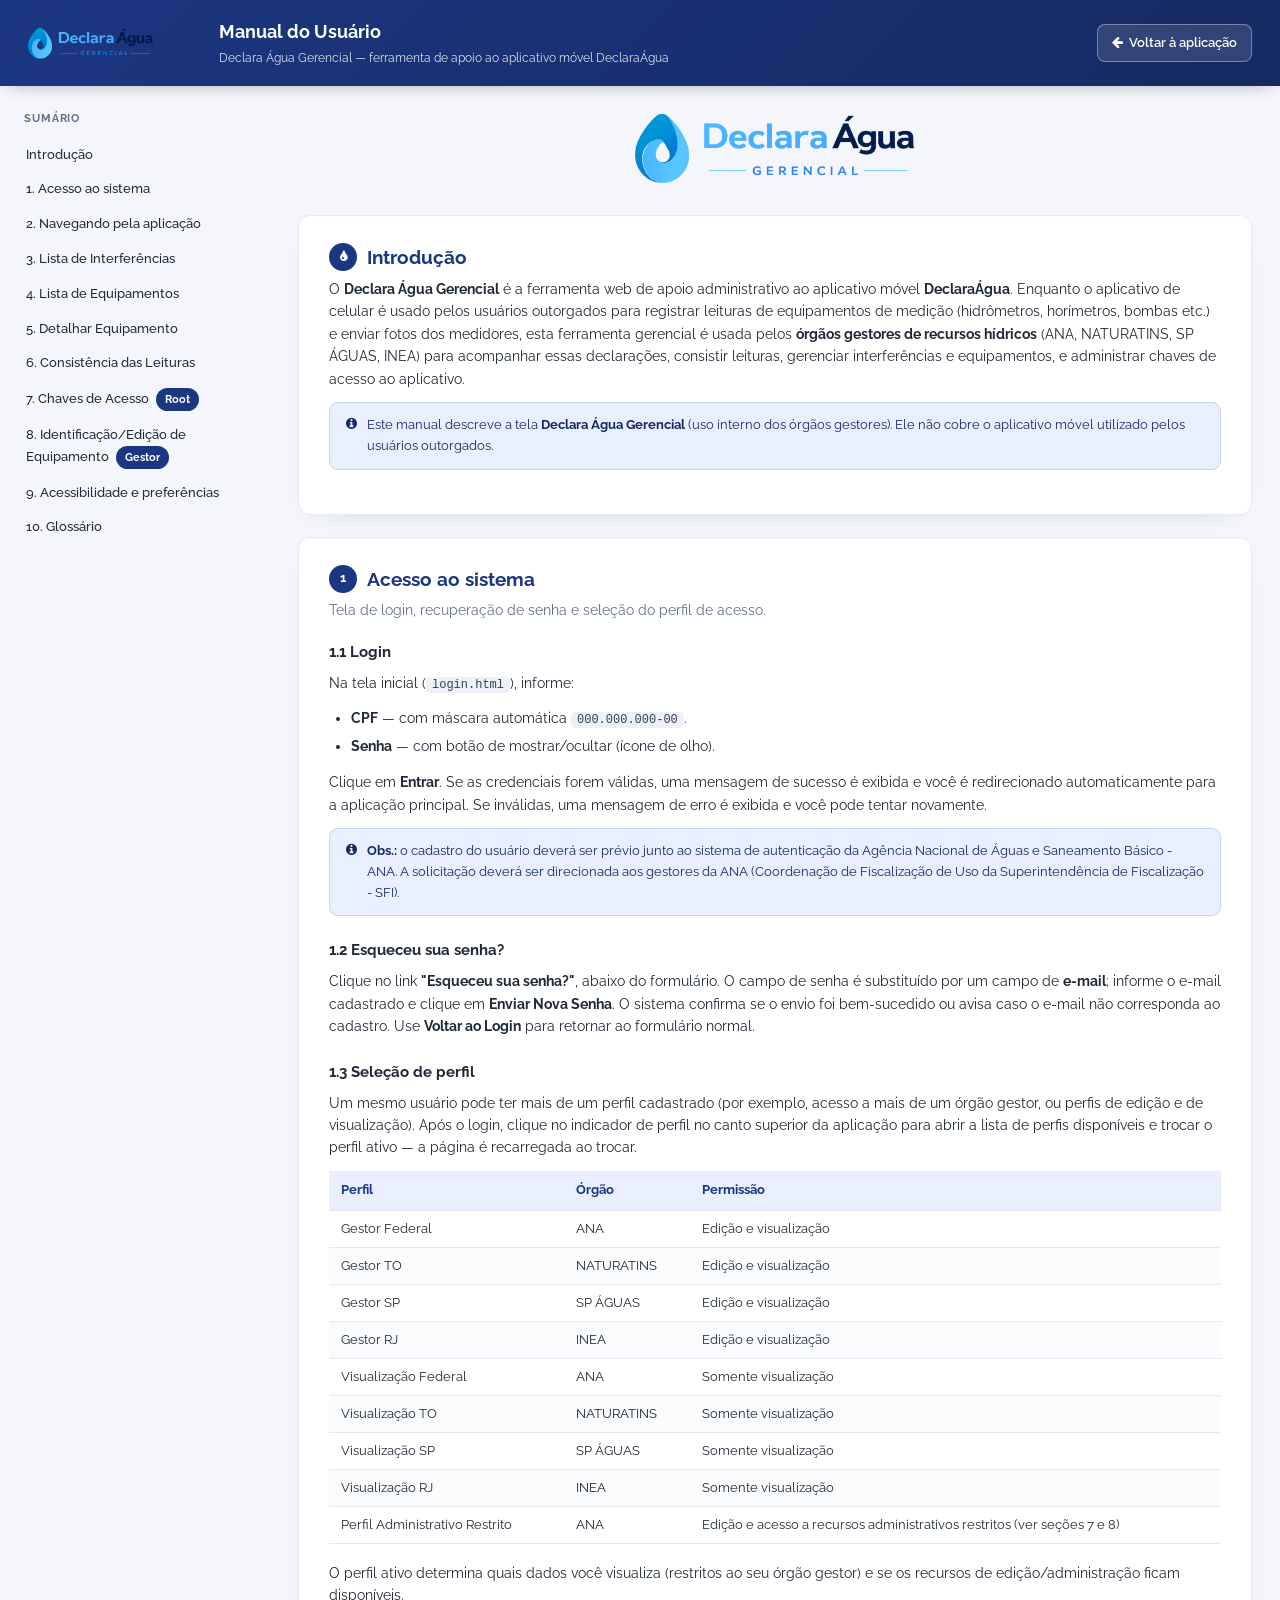
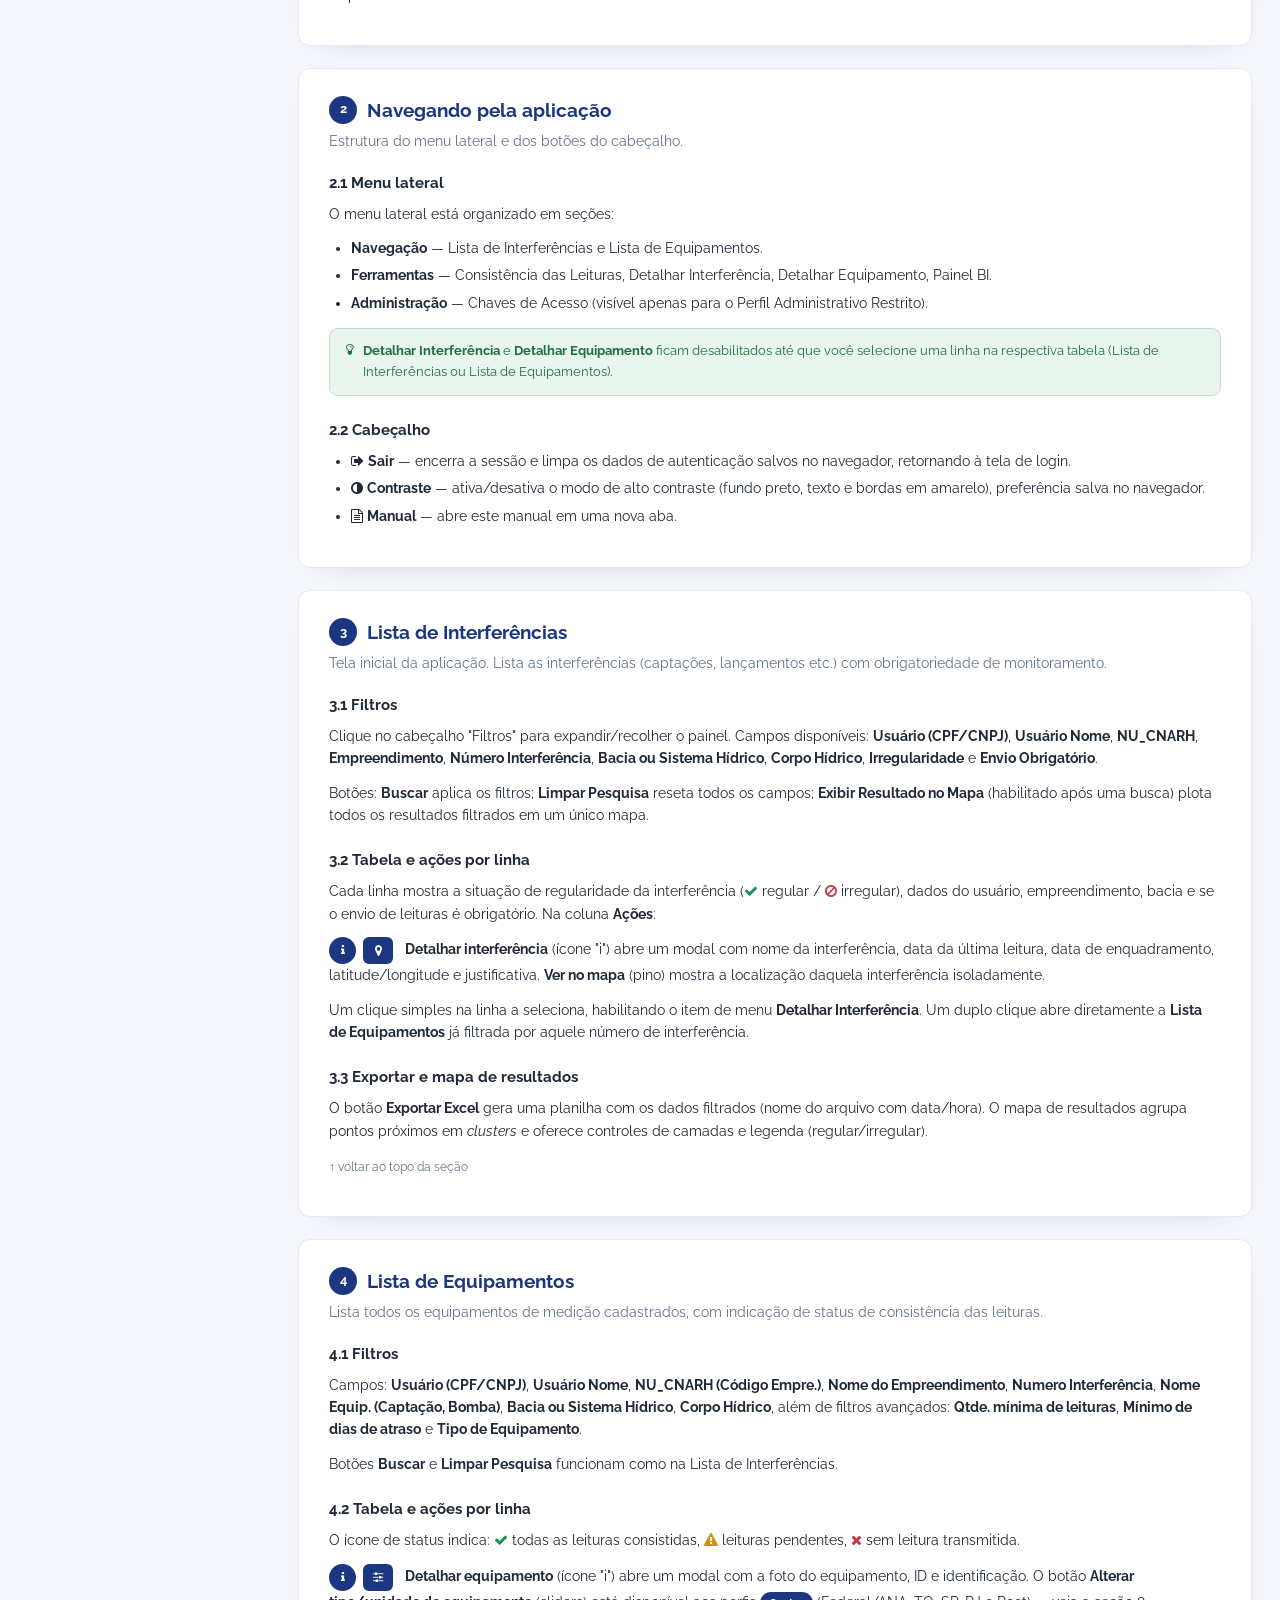
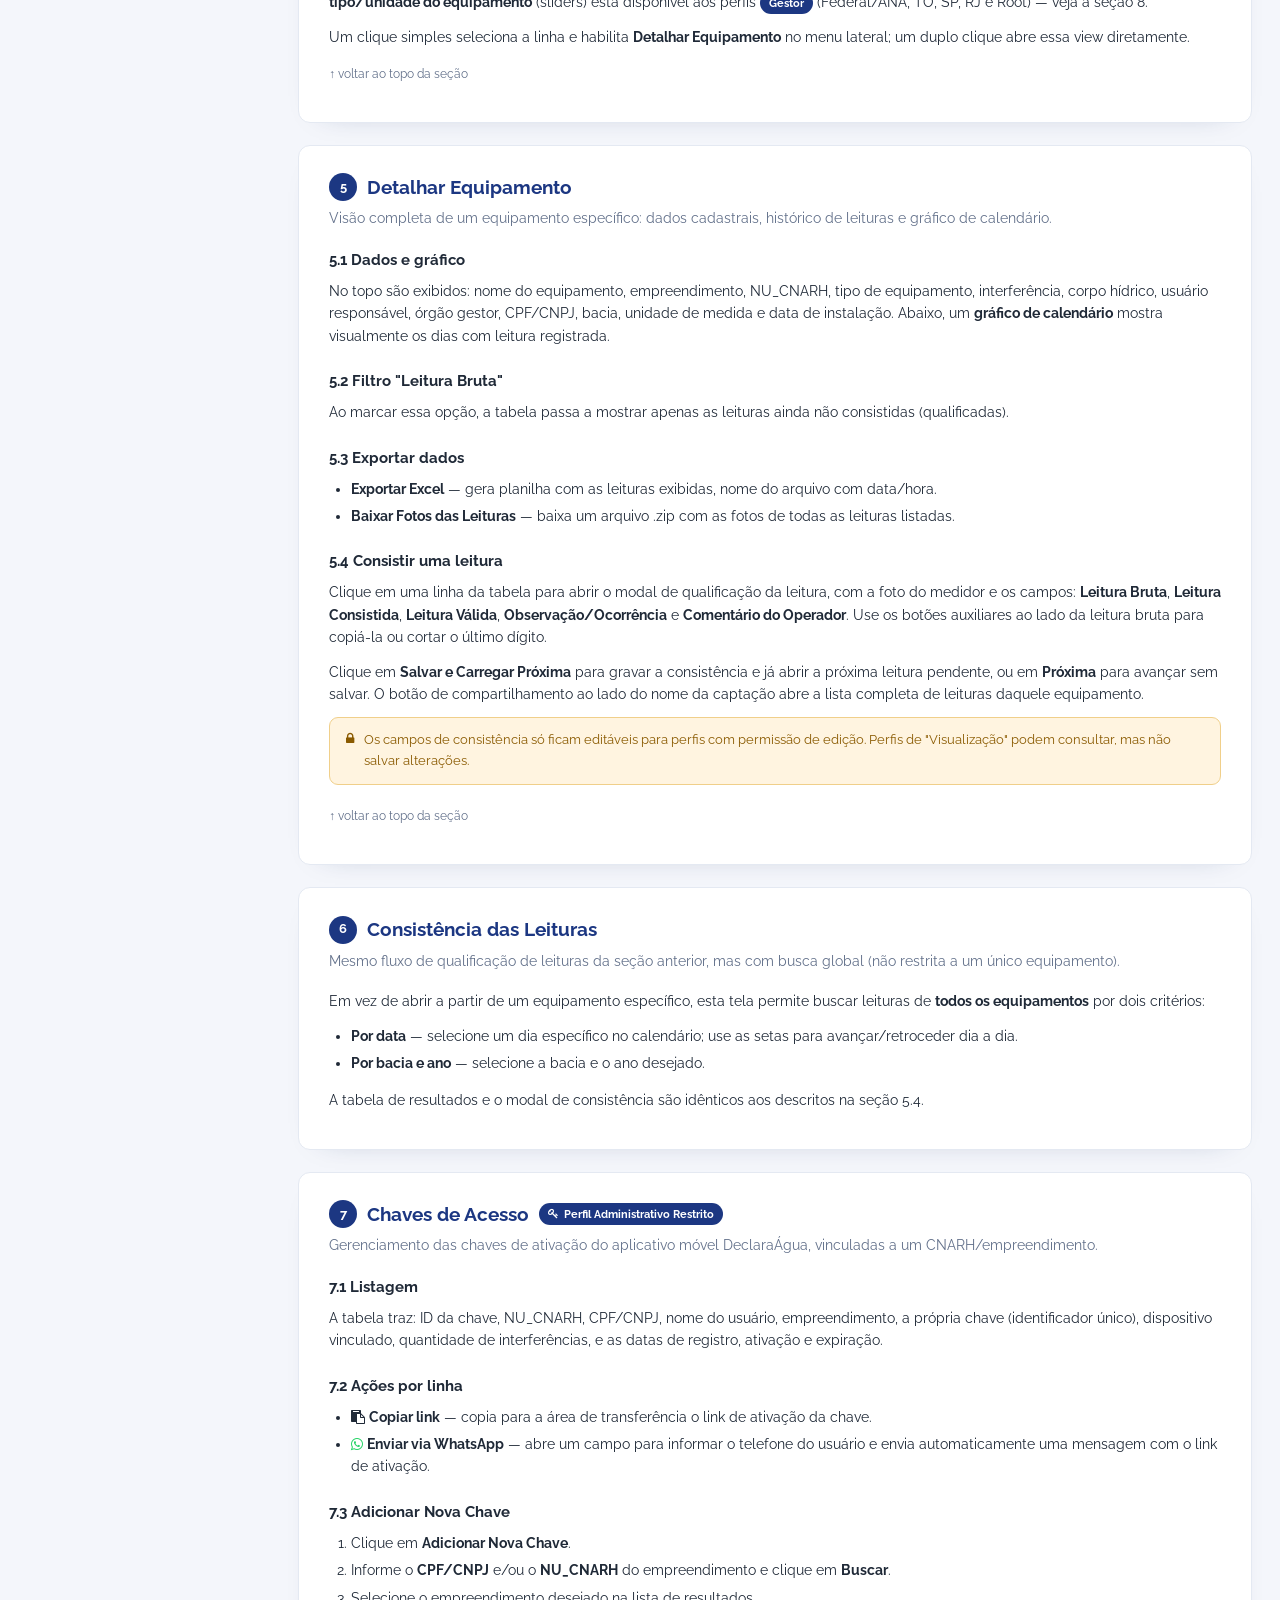
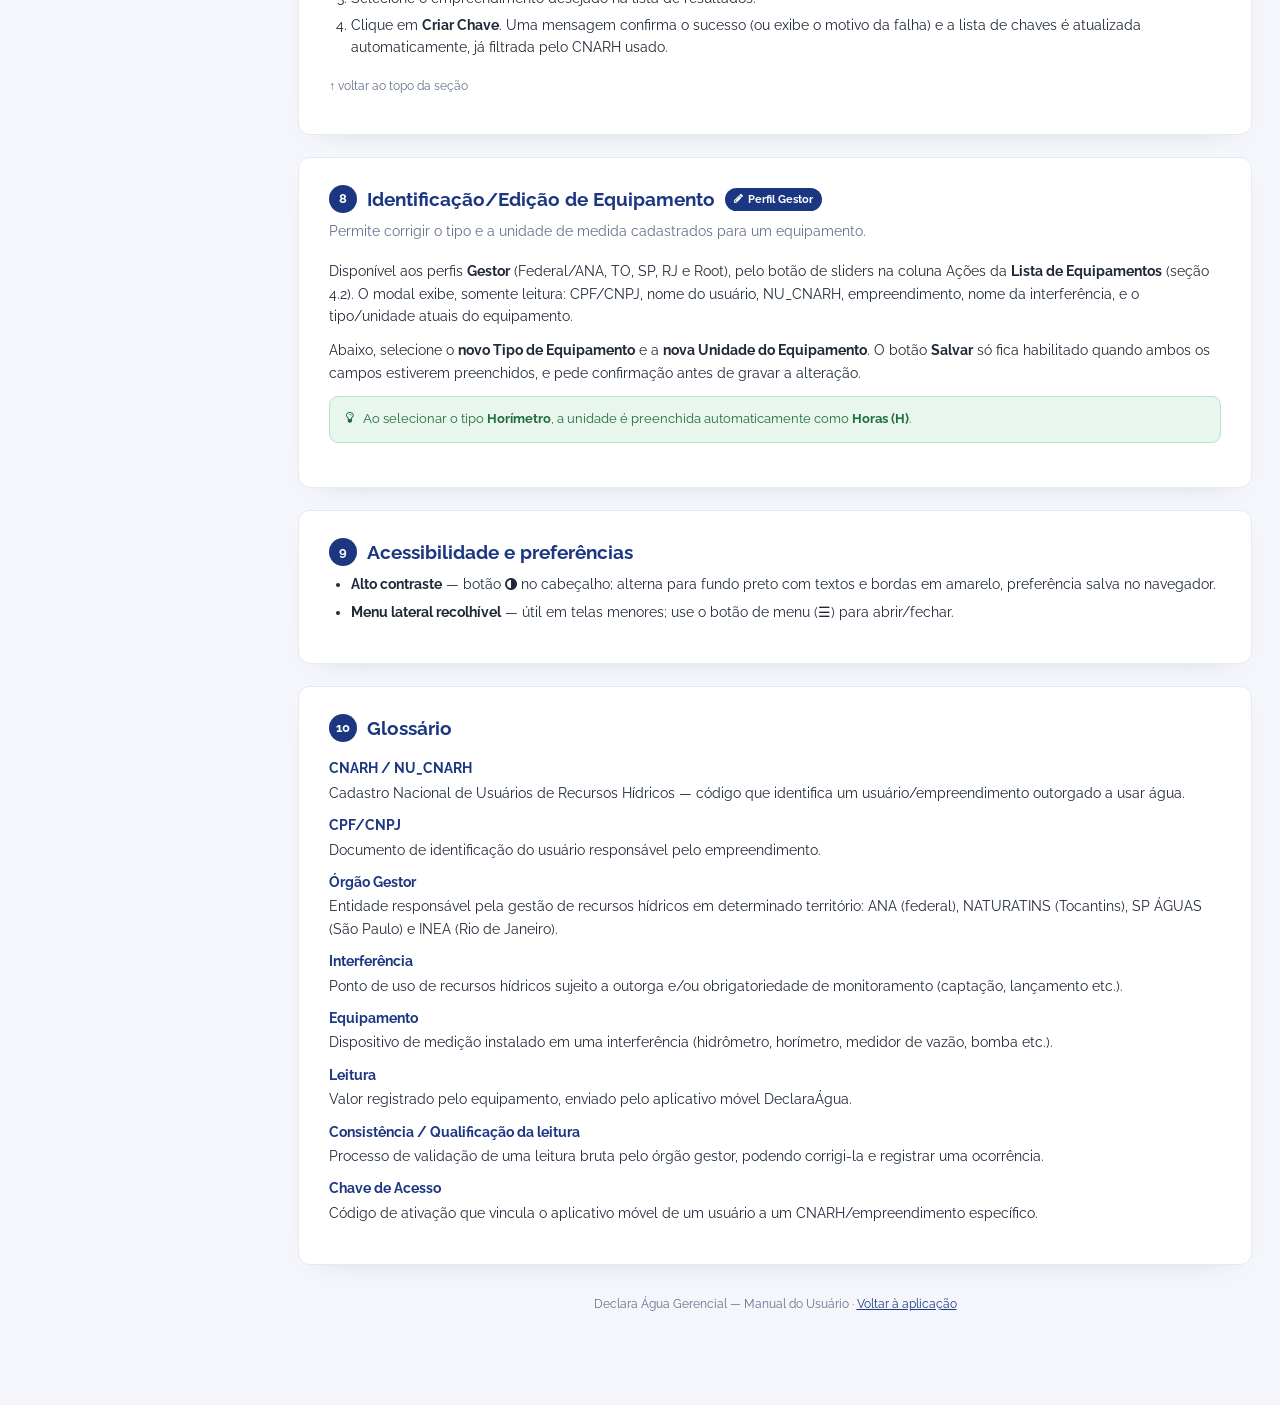
<file: manual.html>
<!doctype html>
<html lang="pt-BR">
<head>
<meta charset="UTF-8" />
<meta name="viewport" content="width=device-width, initial-scale=1.0" />
<title>Manual do Usuário | Declara Água Gerencial</title>
<link rel="icon" type="image/png" href="img/icon.png" />
<link rel="stylesheet" href="https://fonts.googleapis.com/css2?family=Rawline:wght@300;400;500;600;700&family=Raleway:wght@300;400;500;600;700&display=swap">
<link rel="stylesheet" href="https://stackpath.bootstrapcdn.com/font-awesome/4.7.0/css/font-awesome.min.css">
<style>
    :root {
        --navy: #1c3782;
        --navy-dark: #142a61;
        --navy-light: #e9efff;
        --ink: #1f2937;
        --muted: #62708a;
        --line: #e4e9f2;
        --green: #1f9254;
        --red: #c8394a;
    }
    * { box-sizing: border-box; }
    body {
        margin: 0;
        font-family: 'Rawline', 'Raleway', "Open Sans", Arial, sans-serif;
        color: var(--ink);
        background: #f4f6fb;
        font-size: 14px;
        line-height: 1.6;
    }

    /* ===== HEADER ===== */
    .manual-header {
        background: linear-gradient(135deg, var(--navy), var(--navy-dark));
        color: #fff;
        padding: 18px 28px;
        display: flex;
        align-items: center;
        gap: 16px;
        position: sticky;
        top: 0;
        z-index: 50;
        box-shadow: 0 6px 18px -10px rgba(0,0,0,.4);
    }
    .manual-header img { height: 34px; }
    .manual-header h1 {
        font-size: 18px;
        font-weight: 700;
        margin: 0;
        flex: 1;
    }
    .manual-header .subtitulo {
        display: block;
        font-size: 12px;
        font-weight: 400;
        opacity: .85;
        margin-top: 2px;
    }
    .btn-voltar {
        background: rgba(255,255,255,.12);
        border: 1px solid rgba(255,255,255,.35);
        color: #fff;
        padding: 8px 14px;
        border-radius: 8px;
        font-size: 13px;
        font-weight: 600;
        text-decoration: none;
        display: inline-flex;
        align-items: center;
        gap: 6px;
        transition: background .15s;
        white-space: nowrap;
    }
    .btn-voltar:hover { background: rgba(255,255,255,.22); color: #fff; }

    /* ===== LAYOUT ===== */
    .manual-layout {
        display: flex;
        max-width: 1280px;
        margin: 0 auto;
        align-items: flex-start;
    }
    .manual-toc {
        width: 270px;
        flex-shrink: 0;
        position: sticky;
        top: 78px;
        max-height: calc(100vh - 78px);
        overflow-y: auto;
        padding: 24px 16px 40px;
    }
    .manual-toc h2 {
        font-size: 11px;
        letter-spacing: .08em;
        text-transform: uppercase;
        color: var(--muted);
        font-weight: 700;
        margin: 0 0 10px 8px;
    }
    .manual-toc ul { list-style: none; margin: 0 0 18px; padding: 0; }
    .manual-toc li a {
        display: block;
        padding: 7px 10px;
        border-radius: 7px;
        color: var(--ink);
        text-decoration: none;
        font-size: 13px;
        font-weight: 500;
    }
    .manual-toc li a:hover { background: var(--navy-light); color: var(--navy); }
    .manual-toc li a.nivel2 { padding-left: 22px; font-size: 12.5px; font-weight: 400; color: var(--muted); }

    .manual-conteudo {
        flex: 1;
        min-width: 0;
        padding: 24px 28px 80px;
    }

    /* ===== SEÇÕES ===== */
    .secao {
        background: #fff;
        border: 1px solid var(--line);
        border-radius: 12px;
        padding: 26px 30px;
        margin-bottom: 22px;
        box-shadow: 0 10px 30px -26px rgba(20,40,90,.4);
    }
    .secao h2 {
        font-size: 19px;
        font-weight: 700;
        color: var(--navy);
        margin: 0 0 6px;
        display: flex;
        align-items: center;
        gap: 10px;
    }
    .secao h2 .num {
        display: inline-flex;
        align-items: center;
        justify-content: center;
        width: 28px; height: 28px;
        border-radius: 50%;
        background: var(--navy);
        color: #fff;
        font-size: 13px;
        flex-shrink: 0;
    }
    .secao .lead {
        color: var(--muted);
        font-size: 13.5px;
        margin: 0 0 18px;
    }
    .secao h3 {
        font-size: 15px;
        font-weight: 700;
        color: var(--ink);
        margin: 22px 0 8px;
    }
    .secao h3:first-of-type { margin-top: 4px; }
    .secao p { margin: 0 0 12px; }
    .secao ul, .secao ol { margin: 0 0 14px; padding-left: 22px; }
    .secao li { margin-bottom: 5px; }
    .secao table {
        width: 100%;
        border-collapse: collapse;
        font-size: 12.5px;
        margin: 10px 0 18px;
    }
    .secao thead th {
        background: var(--navy-light);
        color: var(--navy);
        text-align: left;
        font-weight: 700;
        padding: 9px 12px;
        border-bottom: 2px solid var(--line);
    }
    .secao tbody td {
        padding: 8px 12px;
        border-bottom: 1px solid var(--line);
        vertical-align: top;
    }
    .secao tbody tr:nth-child(even) { background: #fafbfd; }
    code, .tecla {
        font-family: "Consolas", "IBM Plex Mono", monospace;
        background: #eef1f7;
        color: #33405c;
        padding: 1px 6px;
        border-radius: 5px;
        font-size: 12px;
    }

    /* ===== CALLOUTS ===== */
    .callout {
        border-radius: 9px;
        padding: 12px 16px;
        font-size: 13px;
        margin: 12px 0 18px;
        display: flex;
        gap: 10px;
        align-items: flex-start;
    }
    .callout i { margin-top: 2px; flex-shrink: 0; }
    .callout.root { background: #fff4e0; border: 1px solid #f0cf8a; color: #8a5a00; }
    .callout.info { background: var(--navy-light); border: 1px solid #c7d4f5; color: var(--navy-dark); }
    .callout.tip { background: #e8f6ee; border: 1px solid #b9e3c8; color: #1f6e3f; }

    .badge-perfil {
        display: inline-flex;
        align-items: center;
        gap: 5px;
        background: var(--navy);
        color: #fff;
        font-size: 10.5px;
        font-weight: 700;
        padding: 3px 9px;
        border-radius: 99px;
        white-space: nowrap;
    }

    /* mini-botões ilustrativos, mesmo padrão .eq-ab da aplicação */
    .demo-acoes { display: inline-flex; gap: 7px; align-items: center; vertical-align: middle; }
    .demo-ab {
        width: 30px; height: 27px; border-radius: 6px; border: 0;
        display: inline-grid; place-items: center; background: var(--navy); color: #fff;
    }
    .demo-ab--round { border-radius: 50%; width: 27px; }

    .status-ok { color: var(--green); }
    .status-no { color: var(--red); }
    .status-warn { color: #d4920a; }

    .glossario dt { font-weight: 700; color: var(--navy); margin-top: 10px; }
    .glossario dd { margin: 2px 0 0; color: var(--ink); }

    .voltar-topo {
        display: inline-flex;
        align-items: center;
        gap: 6px;
        font-size: 12px;
        color: var(--muted);
        text-decoration: none;
        margin-top: 4px;
    }
    .voltar-topo:hover { color: var(--navy); }

    @media (max-width: 900px) {
        .manual-toc { display: none; }
        .manual-conteudo { padding: 20px 16px 60px; }
    }
</style>
</head>
<body>

    <header class="manual-header">
        <img src="images/logo_gerencial_menu.png" onerror="this.style.display='none'" alt="">
        <h1 style="padding-left: 50px;">Manual do Usuário
            <span class="subtitulo">Declara Água Gerencial — ferramenta de apoio ao aplicativo móvel DeclaraÁgua</span>
        </h1>
        <a href="index.html" class="btn-voltar"><i class="fa fa-arrow-left"></i> Voltar à aplicação</a>
    </header>

    <div class="manual-layout">
        <nav class="manual-toc">
            <h2>Sumário</h2>
            <ul>
                <li><a href="#introducao">Introdução</a></li>
                <li><a href="#acesso">1. Acesso ao sistema</a></li>
                <li><a href="#navegacao">2. Navegando pela aplicação</a></li>
                <li><a href="#interferencias">3. Lista de Interferências</a></li>
                <li><a href="#equipamentos">4. Lista de Equipamentos</a></li>
                <li><a href="#detalhar-equipamento">5. Detalhar Equipamento</a></li>
                <li><a href="#consistencia">6. Consistência das Leituras</a></li>
                <li><a href="#chaves">7. Chaves de Acesso <span class="badge-perfil" style="margin-left:4px;">Root</span></a></li>
                <li><a href="#identificacao">8. Identificação/Edição de Equipamento <span class="badge-perfil" style="margin-left:4px;">Gestor</span></a></li>
                <li><a href="#acessibilidade">9. Acessibilidade e preferências</a></li>
                <li><a href="#glossario">10. Glossário</a></li>
            </ul>
        </nav>

        <main class="manual-conteudo">

            <div style="text-align:center; margin-bottom:22px;">
                <img src="images/logo_gerencial_menu.png" alt="Declara Água Gerencial" style="max-width:280px; width:100%; height:auto;">
            </div>

            <section class="secao" id="introducao">
                <h2><span class="num"><i class="fa fa-tint"></i></span>Introdução</h2>
                <p>O <strong>Declara Água Gerencial</strong> é a ferramenta web de apoio administrativo ao aplicativo móvel <strong>DeclaraÁgua</strong>. Enquanto o aplicativo de celular é usado pelos usuários outorgados para registrar leituras de equipamentos de medição (hidrômetros, horímetros, bombas etc.) e enviar fotos dos medidores, esta ferramenta gerencial é usada pelos <strong>órgãos gestores de recursos hídricos</strong> (ANA, NATURATINS, SP ÁGUAS, INEA) para acompanhar essas declarações, consistir leituras, gerenciar interferências e equipamentos, e administrar chaves de acesso ao aplicativo.</p>
                <div class="callout info">
                    <i class="fa fa-info-circle"></i>
                    <div>Este manual descreve a tela <strong>Declara Água Gerencial</strong> (uso interno dos órgãos gestores). Ele não cobre o aplicativo móvel utilizado pelos usuários outorgados.</div>
                </div>
            </section>

            <section class="secao" id="acesso">
                <h2><span class="num">1</span>Acesso ao sistema</h2>
                <p class="lead">Tela de login, recuperação de senha e seleção do perfil de acesso.</p>

                <h3>1.1 Login</h3>
                <p>Na tela inicial (<code>login.html</code>), informe:</p>
                <ul>
                    <li><strong>CPF</strong> — com máscara automática <code>000.000.000-00</code>.</li>
                    <li><strong>Senha</strong> — com botão de mostrar/ocultar (ícone de olho).</li>
                </ul>
                <p>Clique em <strong>Entrar</strong>. Se as credenciais forem válidas, uma mensagem de sucesso é exibida e você é redirecionado automaticamente para a aplicação principal. Se inválidas, uma mensagem de erro é exibida e você pode tentar novamente.</p>

                <div class="callout info">
                    <i class="fa fa-info-circle"></i>
                    <div><strong>Obs.:</strong> o cadastro do usuário deverá ser prévio junto ao sistema de autenticação da Agência Nacional de Águas e Saneamento Básico - ANA. A solicitação deverá ser direcionada aos gestores da ANA (Coordenação de Fiscalização de Uso da Superintendência de Fiscalização - SFI).</div>
                </div>

                <h3>1.2 Esqueceu sua senha?</h3>
                <p>Clique no link <strong>"Esqueceu sua senha?"</strong>, abaixo do formulário. O campo de senha é substituído por um campo de <strong>e-mail</strong>; informe o e-mail cadastrado e clique em <strong>Enviar Nova Senha</strong>. O sistema confirma se o envio foi bem-sucedido ou avisa caso o e-mail não corresponda ao cadastro. Use <strong>Voltar ao Login</strong> para retornar ao formulário normal.</p>

                <h3>1.3 Seleção de perfil</h3>
                <p>Um mesmo usuário pode ter mais de um perfil cadastrado (por exemplo, acesso a mais de um órgão gestor, ou perfis de edição e de visualização). Após o login, clique no indicador de perfil no canto superior da aplicação para abrir a lista de perfis disponíveis e trocar o perfil ativo — a página é recarregada ao trocar.</p>

                <table>
                    <thead><tr><th>Perfil</th><th>Órgão</th><th>Permissão</th></tr></thead>
                    <tbody>
                        <tr><td>Gestor Federal</td><td>ANA</td><td>Edição e visualização</td></tr>
                        <tr><td>Gestor TO</td><td>NATURATINS</td><td>Edição e visualização</td></tr>
                        <tr><td>Gestor SP</td><td>SP ÁGUAS</td><td>Edição e visualização</td></tr>
                        <tr><td>Gestor RJ</td><td>INEA</td><td>Edição e visualização</td></tr>
                        <tr><td>Visualização Federal</td><td>ANA</td><td>Somente visualização</td></tr>
                        <tr><td>Visualização TO</td><td>NATURATINS</td><td>Somente visualização</td></tr>
                        <tr><td>Visualização SP</td><td>SP ÁGUAS</td><td>Somente visualização</td></tr>
                        <tr><td>Visualização RJ</td><td>INEA</td><td>Somente visualização</td></tr>
                        <tr><td>Perfil Administrativo Restrito</td><td>ANA</td><td>Edição e acesso a recursos administrativos restritos (ver seções 7 e 8)</td></tr>
                    </tbody>
                </table>
                <p>O perfil ativo determina quais dados você visualiza (restritos ao seu órgão gestor) e se os recursos de edição/administração ficam disponíveis.</p>
            </section>

            <section class="secao" id="navegacao">
                <h2><span class="num">2</span>Navegando pela aplicação</h2>
                <p class="lead">Estrutura do menu lateral e dos botões do cabeçalho.</p>

                <h3>2.1 Menu lateral</h3>
                <p>O menu lateral está organizado em seções:</p>
                <ul>
                    <li><strong>Navegação</strong> — Lista de Interferências e Lista de Equipamentos.</li>
                    <li><strong>Ferramentas</strong> — Consistência das Leituras, Detalhar Interferência, Detalhar Equipamento, Painel BI.</li>
                    <li><strong>Administração</strong> — Chaves de Acesso (visível apenas para o Perfil Administrativo Restrito).</li>
                </ul>
                <div class="callout tip">
                    <i class="fa fa-lightbulb-o"></i>
                    <div><strong>Detalhar Interferência</strong> e <strong>Detalhar Equipamento</strong> ficam desabilitados até que você selecione uma linha na respectiva tabela (Lista de Interferências ou Lista de Equipamentos).</div>
                </div>

                <h3>2.2 Cabeçalho</h3>
                <ul>
                    <li><i class="fa fa-sign-out"></i> <strong>Sair</strong> — encerra a sessão e limpa os dados de autenticação salvos no navegador, retornando à tela de login.</li>
                    <li><i class="fa fa-adjust"></i> <strong>Contraste</strong> — ativa/desativa o modo de alto contraste (fundo preto, texto e bordas em amarelo), preferência salva no navegador.</li>
                    <li><i class="fa fa-file-text-o"></i> <strong>Manual</strong> — abre este manual em uma nova aba.</li>
                </ul>
            </section>

            <section class="secao" id="interferencias">
                <h2><span class="num">3</span>Lista de Interferências</h2>
                <p class="lead">Tela inicial da aplicação. Lista as interferências (captações, lançamentos etc.) com obrigatoriedade de monitoramento.</p>

                <h3>3.1 Filtros</h3>
                <p>Clique no cabeçalho "Filtros" para expandir/recolher o painel. Campos disponíveis: <strong>Usuário (CPF/CNPJ)</strong>, <strong>Usuário Nome</strong>, <strong>NU_CNARH</strong>, <strong>Empreendimento</strong>, <strong>Número Interferência</strong>, <strong>Bacia ou Sistema Hídrico</strong>, <strong>Corpo Hídrico</strong>, <strong>Irregularidade</strong> e <strong>Envio Obrigatório</strong>.</p>
                <p>Botões: <strong>Buscar</strong> aplica os filtros; <strong>Limpar Pesquisa</strong> reseta todos os campos; <strong>Exibir Resultado no Mapa</strong> (habilitado após uma busca) plota todos os resultados filtrados em um único mapa.</p>

                <h3>3.2 Tabela e ações por linha</h3>
                <p>Cada linha mostra a situação de regularidade da interferência (<i class="fa fa-check status-ok"></i> regular / <i class="fa fa-ban status-no"></i> irregular), dados do usuário, empreendimento, bacia e se o envio de leituras é obrigatório. Na coluna <strong>Ações</strong>:</p>
                <p>
                    <span class="demo-acoes">
                        <span class="demo-ab demo-ab--round"><i class="fa fa-info" style="font-size:11px;"></i></span>
                        <span class="demo-ab"><i class="fa fa-map-marker" style="font-size:12px;"></i></span>
                    </span>
                    &nbsp; <strong>Detalhar interferência</strong> (ícone "i") abre um modal com nome da interferência, data da última leitura, data de enquadramento, latitude/longitude e justificativa. <strong>Ver no mapa</strong> (pino) mostra a localização daquela interferência isoladamente.
                </p>
                <p>Um clique simples na linha a seleciona, habilitando o item de menu <strong>Detalhar Interferência</strong>. Um duplo clique abre diretamente a <strong>Lista de Equipamentos</strong> já filtrada por aquele número de interferência.</p>

                <h3>3.3 Exportar e mapa de resultados</h3>
                <p>O botão <strong>Exportar Excel</strong> gera uma planilha com os dados filtrados (nome do arquivo com data/hora). O mapa de resultados agrupa pontos próximos em <em>clusters</em> e oferece controles de camadas e legenda (regular/irregular).</p>
                <p><a class="voltar-topo" href="#interferencias">↑ voltar ao topo da seção</a></p>
            </section>

            <section class="secao" id="equipamentos">
                <h2><span class="num">4</span>Lista de Equipamentos</h2>
                <p class="lead">Lista todos os equipamentos de medição cadastrados, com indicação de status de consistência das leituras.</p>

                <h3>4.1 Filtros</h3>
                <p>Campos: <strong>Usuário (CPF/CNPJ)</strong>, <strong>Usuário Nome</strong>, <strong>NU_CNARH (Código Empre.)</strong>, <strong>Nome do Empreendimento</strong>, <strong>Numero Interferência</strong>, <strong>Nome Equip. (Captação, Bomba)</strong>, <strong>Bacia ou Sistema Hídrico</strong>, <strong>Corpo Hídrico</strong>, além de filtros avançados: <strong>Qtde. mínima de leituras</strong>, <strong>Mínimo de dias de atraso</strong> e <strong>Tipo de Equipamento</strong>.</p>
                <p>Botões <strong>Buscar</strong> e <strong>Limpar Pesquisa</strong> funcionam como na Lista de Interferências.</p>

                <h3>4.2 Tabela e ações por linha</h3>
                <p>O ícone de status indica: <i class="fa fa-check status-ok"></i> todas as leituras consistidas, <i class="fa fa-exclamation-triangle status-warn"></i> leituras pendentes, <i class="fa fa-times status-no"></i> sem leitura transmitida.</p>
                <p>
                    <span class="demo-acoes">
                        <span class="demo-ab demo-ab--round"><i class="fa fa-info" style="font-size:11px;"></i></span>
                        <span class="demo-ab"><i class="fa fa-sliders" style="font-size:12px;"></i></span>
                    </span>
                    &nbsp; <strong>Detalhar equipamento</strong> (ícone "i") abre um modal com a foto do equipamento, ID e identificação. O botão <strong>Alterar tipo/unidade do equipamento</strong> (sliders) está disponível aos perfis <span class="badge-perfil">Gestor</span> (Federal/ANA, TO, SP, RJ e Root) — veja a seção 8.
                </p>
                <p>Um clique simples seleciona a linha e habilita <strong>Detalhar Equipamento</strong> no menu lateral; um duplo clique abre essa view diretamente.</p>
                <p><a class="voltar-topo" href="#equipamentos">↑ voltar ao topo da seção</a></p>
            </section>

            <section class="secao" id="detalhar-equipamento">
                <h2><span class="num">5</span>Detalhar Equipamento</h2>
                <p class="lead">Visão completa de um equipamento específico: dados cadastrais, histórico de leituras e gráfico de calendário.</p>

                <h3>5.1 Dados e gráfico</h3>
                <p>No topo são exibidos: nome do equipamento, empreendimento, NU_CNARH, tipo de equipamento, interferência, corpo hídrico, usuário responsável, órgão gestor, CPF/CNPJ, bacia, unidade de medida e data de instalação. Abaixo, um <strong>gráfico de calendário</strong> mostra visualmente os dias com leitura registrada.</p>

                <h3>5.2 Filtro "Leitura Bruta"</h3>
                <p>Ao marcar essa opção, a tabela passa a mostrar apenas as leituras ainda não consistidas (qualificadas).</p>

                <h3>5.3 Exportar dados</h3>
                <ul>
                    <li><strong>Exportar Excel</strong> — gera planilha com as leituras exibidas, nome do arquivo com data/hora.</li>
                    <li><strong>Baixar Fotos das Leituras</strong> — baixa um arquivo .zip com as fotos de todas as leituras listadas.</li>
                </ul>

                <h3>5.4 Consistir uma leitura</h3>
                <p>Clique em uma linha da tabela para abrir o modal de qualificação da leitura, com a foto do medidor e os campos: <strong>Leitura Bruta</strong>, <strong>Leitura Consistida</strong>, <strong>Leitura Válida</strong>, <strong>Observação/Ocorrência</strong> e <strong>Comentário do Operador</strong>. Use os botões auxiliares ao lado da leitura bruta para copiá-la ou cortar o último dígito.</p>
                <p>Clique em <strong>Salvar e Carregar Próxima</strong> para gravar a consistência e já abrir a próxima leitura pendente, ou em <strong>Próxima</strong> para avançar sem salvar. O botão de compartilhamento ao lado do nome da captação abre a lista completa de leituras daquele equipamento.</p>
                <div class="callout root">
                    <i class="fa fa-lock"></i>
                    <div>Os campos de consistência só ficam editáveis para perfis com permissão de edição. Perfis de "Visualização" podem consultar, mas não salvar alterações.</div>
                </div>
                <p><a class="voltar-topo" href="#detalhar-equipamento">↑ voltar ao topo da seção</a></p>
            </section>

            <section class="secao" id="consistencia">
                <h2><span class="num">6</span>Consistência das Leituras</h2>
                <p class="lead">Mesmo fluxo de qualificação de leituras da seção anterior, mas com busca global (não restrita a um único equipamento).</p>
                <p>Em vez de abrir a partir de um equipamento específico, esta tela permite buscar leituras de <strong>todos os equipamentos</strong> por dois critérios:</p>
                <ul>
                    <li><strong>Por data</strong> — selecione um dia específico no calendário; use as setas para avançar/retroceder dia a dia.</li>
                    <li><strong>Por bacia e ano</strong> — selecione a bacia e o ano desejado.</li>
                </ul>
                <p>A tabela de resultados e o modal de consistência são idênticos aos descritos na seção 5.4.</p>
            </section>

            <section class="secao" id="chaves">
                <h2><span class="num">7</span>Chaves de Acesso <span class="badge-perfil"><i class="fa fa-key"></i> Perfil Administrativo Restrito</span></h2>
                <p class="lead">Gerenciamento das chaves de ativação do aplicativo móvel DeclaraÁgua, vinculadas a um CNARH/empreendimento.</p>

                <h3>7.1 Listagem</h3>
                <p>A tabela traz: ID da chave, NU_CNARH, CPF/CNPJ, nome do usuário, empreendimento, a própria chave (identificador único), dispositivo vinculado, quantidade de interferências, e as datas de registro, ativação e expiração.</p>

                <h3>7.2 Ações por linha</h3>
                <ul>
                    <li><i class="fa fa-clipboard"></i> <strong>Copiar link</strong> — copia para a área de transferência o link de ativação da chave.</li>
                    <li><i class="fa fa-whatsapp" style="color:#25D366;"></i> <strong>Enviar via WhatsApp</strong> — abre um campo para informar o telefone do usuário e envia automaticamente uma mensagem com o link de ativação.</li>
                </ul>

                <h3>7.3 Adicionar Nova Chave</h3>
                <ol>
                    <li>Clique em <strong>Adicionar Nova Chave</strong>.</li>
                    <li>Informe o <strong>CPF/CNPJ</strong> e/ou o <strong>NU_CNARH</strong> do empreendimento e clique em <strong>Buscar</strong>.</li>
                    <li>Selecione o empreendimento desejado na lista de resultados.</li>
                    <li>Clique em <strong>Criar Chave</strong>. Uma mensagem confirma o sucesso (ou exibe o motivo da falha) e a lista de chaves é atualizada automaticamente, já filtrada pelo CNARH usado.</li>
                </ol>
                <p><a class="voltar-topo" href="#chaves">↑ voltar ao topo da seção</a></p>
            </section>

            <section class="secao" id="identificacao">
                <h2><span class="num">8</span>Identificação/Edição de Equipamento <span class="badge-perfil"><i class="fa fa-pencil"></i> Perfil Gestor</span></h2>
                <p class="lead">Permite corrigir o tipo e a unidade de medida cadastrados para um equipamento.</p>
                <p>Disponível aos perfis <strong>Gestor</strong> (Federal/ANA, TO, SP, RJ e Root), pelo botão de sliders na coluna Ações da <strong>Lista de Equipamentos</strong> (seção 4.2). O modal exibe, somente leitura: CPF/CNPJ, nome do usuário, NU_CNARH, empreendimento, nome da interferência, e o tipo/unidade atuais do equipamento.</p>
                <p>Abaixo, selecione o <strong>novo Tipo de Equipamento</strong> e a <strong>nova Unidade do Equipamento</strong>. O botão <strong>Salvar</strong> só fica habilitado quando ambos os campos estiverem preenchidos, e pede confirmação antes de gravar a alteração.</p>
                <div class="callout tip">
                    <i class="fa fa-lightbulb-o"></i>
                    <div>Ao selecionar o tipo <strong>Horímetro</strong>, a unidade é preenchida automaticamente como <strong>Horas (H)</strong>.</div>
                </div>
            </section>

            <section class="secao" id="acessibilidade">
                <h2><span class="num">9</span>Acessibilidade e preferências</h2>
                <ul>
                    <li><strong>Alto contraste</strong> — botão <i class="fa fa-adjust"></i> no cabeçalho; alterna para fundo preto com textos e bordas em amarelo, preferência salva no navegador.</li>
                    <li><strong>Menu lateral recolhível</strong> — útil em telas menores; use o botão de menu (☰) para abrir/fechar.</li>
                </ul>
            </section>

            <section class="secao" id="glossario">
                <h2><span class="num">10</span>Glossário</h2>
                <dl class="glossario">
                    <dt>CNARH / NU_CNARH</dt>
                    <dd>Cadastro Nacional de Usuários de Recursos Hídricos — código que identifica um usuário/empreendimento outorgado a usar água.</dd>
                    <dt>CPF/CNPJ</dt>
                    <dd>Documento de identificação do usuário responsável pelo empreendimento.</dd>
                    <dt>Órgão Gestor</dt>
                    <dd>Entidade responsável pela gestão de recursos hídricos em determinado território: ANA (federal), NATURATINS (Tocantins), SP ÁGUAS (São Paulo) e INEA (Rio de Janeiro).</dd>
                    <dt>Interferência</dt>
                    <dd>Ponto de uso de recursos hídricos sujeito a outorga e/ou obrigatoriedade de monitoramento (captação, lançamento etc.).</dd>
                    <dt>Equipamento</dt>
                    <dd>Dispositivo de medição instalado em uma interferência (hidrômetro, horímetro, medidor de vazão, bomba etc.).</dd>
                    <dt>Leitura</dt>
                    <dd>Valor registrado pelo equipamento, enviado pelo aplicativo móvel DeclaraÁgua.</dd>
                    <dt>Consistência / Qualificação da leitura</dt>
                    <dd>Processo de validação de uma leitura bruta pelo órgão gestor, podendo corrigi-la e registrar uma ocorrência.</dd>
                    <dt>Chave de Acesso</dt>
                    <dd>Código de ativação que vincula o aplicativo móvel de um usuário a um CNARH/empreendimento específico.</dd>
                </dl>
            </section>

            <p style="text-align:center; color:var(--muted); font-size:12px; margin-top:30px;">
                Declara Água Gerencial — Manual do Usuário · <a href="index.html" style="color:var(--navy);">Voltar à aplicação</a>
            </p>
        </main>
    </div>

</body>
</html>
</file>
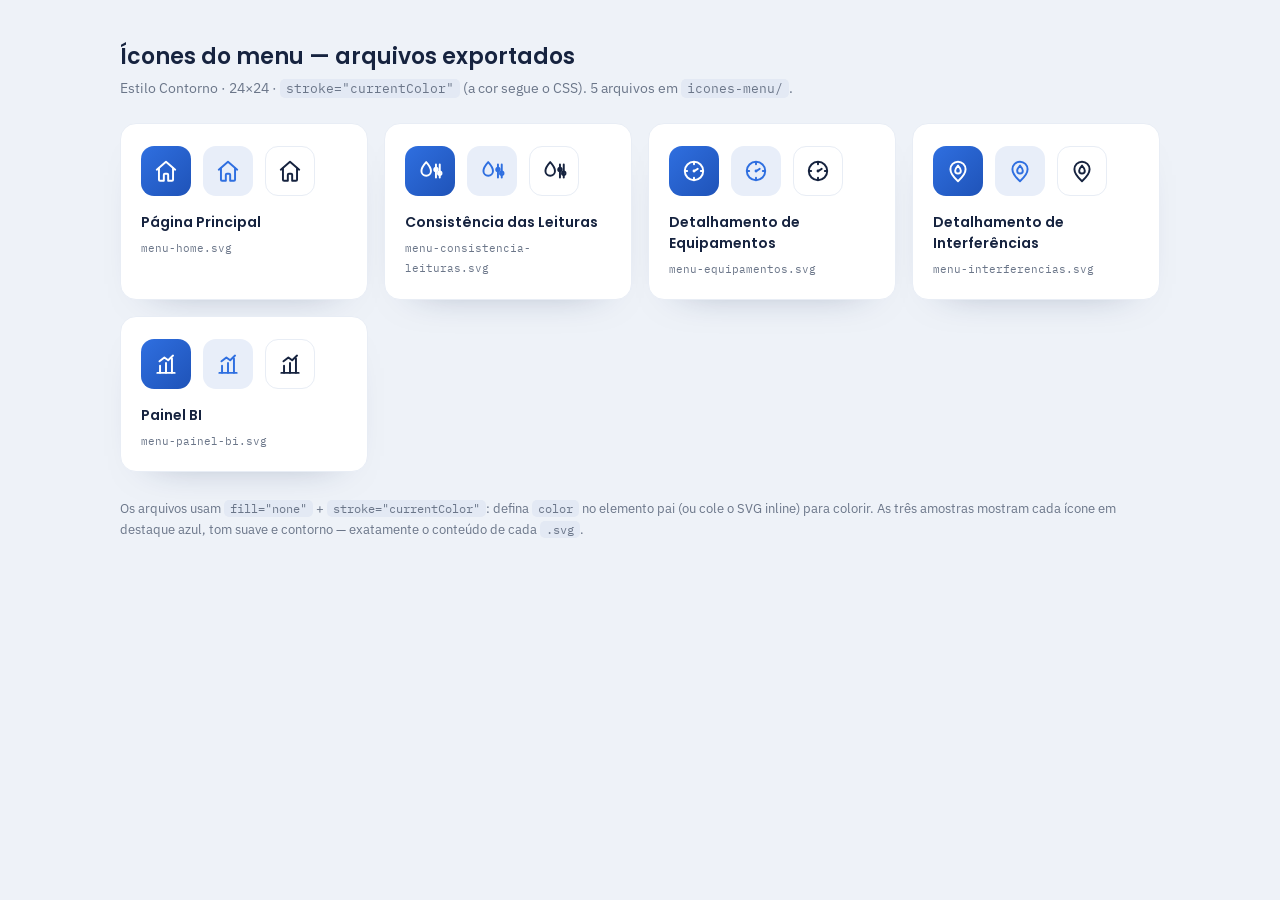
<file: icones-menu/preview.html>
<!DOCTYPE html>
<html lang="pt-BR">
<head>
<meta charset="UTF-8" />
<meta name="viewport" content="width=device-width, initial-scale=1.0" />
<title>Ícones do Menu — Exportados</title>
<link href="https://fonts.googleapis.com/css2?family=Poppins:wght@500;600&family=IBM+Plex+Sans:wght@400;500;600&family=IBM+Plex+Mono:wght@400;500&display=swap" rel="stylesheet" />
<style>
  :root{ --blue-600:#2f6fe0; --blue-700:#1f53b8; --ink:#16233f; --muted:#6b7689; --line:#e8edf5; }
  *{box-sizing:border-box;}
  body{ margin:0; font-family:"IBM Plex Sans",system-ui,sans-serif; color:var(--ink); background:#eef2f8; padding:40px 28px; }
  .head{ max-width:1040px; margin:0 auto 26px; }
  h1{ font-family:"Poppins"; font-weight:600; font-size:22px; margin:0 0 6px; }
  .head p{ margin:0; color:var(--muted); font-size:14px; }
  .head code, .note code{ font-family:"IBM Plex Mono",monospace; font-size:.92em; background:#e3e9f4; padding:1px 6px; border-radius:5px; }
  .grid{ max-width:1040px; margin:0 auto; display:grid; grid-template-columns:repeat(auto-fill,minmax(196px,1fr)); gap:16px; }
  .card{ background:#fff; border:1px solid var(--line); border-radius:16px; padding:22px 20px; display:flex; flex-direction:column; gap:16px; box-shadow:0 18px 42px -34px rgba(22,44,90,.5); }
  .row{ display:flex; align-items:center; gap:12px; }
  .sw{ width:50px; height:50px; border-radius:13px; display:grid; place-items:center; }
  .sw svg{ width:26px; height:26px; }
  .sw.dark{ background:linear-gradient(135deg,var(--blue-600),var(--blue-700)); color:#fff; }
  .sw.tint{ background:#e8eef9; color:var(--blue-600); }
  .sw.line{ background:#fff; border:1px solid var(--line); color:var(--ink); }
  .meta h3{ margin:0 0 3px; font-family:"Poppins"; font-weight:600; font-size:14px; }
  .meta code{ font-family:"IBM Plex Mono",monospace; font-size:11px; color:var(--muted); }
  .note{ max-width:1040px; margin:26px auto 0; font-size:12.5px; color:var(--muted); line-height:1.7; }
</style>
</head>
<body>
  <div class="head">
    <h1>Ícones do menu — arquivos exportados</h1>
    <p>Estilo Contorno · 24×24 · <code>stroke="currentColor"</code> (a cor segue o CSS). 5 arquivos em <code>icones-menu/</code>.</p>
  </div>

  <div class="grid" id="grid"></div>

  <p class="note">Os arquivos usam <code>fill="none"</code> + <code>stroke="currentColor"</code>: defina <code>color</code> no elemento pai (ou cole o SVG inline) para colorir. As três amostras mostram cada ícone em destaque azul, tom suave e contorno — exatamente o conteúdo de cada <code>.svg</code>.</p>

  <script>
    const A = ['stroke-linecap','round'];
    const SVG = (inner)=>`<svg viewBox="0 0 24 24" fill="none" stroke="currentColor" stroke-width="1.8" stroke-linecap="round" stroke-linejoin="round">${inner}</svg>`;
    const ICONS = [
      ['Página Principal','menu-home.svg', '<path d="M3.5 10.8 12 3.5l8.5 7.3"/><path d="M5.5 9.6V20a1 1 0 0 0 1 1H10v-5.5a1 1 0 0 1 1-1h2a1 1 0 0 1 1 1V21h3.5a1 1 0 0 0 1-1V9.6"/>'],
      ['Consistência das Leituras','menu-consistencia-leituras.svg', '<path d="M8.5 3.8s4.4 4.8 4.4 8.1A4.4 4.4 0 0 1 4.1 11.9C4.1 8.6 8.5 3.8 8.5 3.8Z"/><path d="M17.5 6v12M21 6v12"/><circle cx="17.5" cy="10.5" r="1.6"/><circle cx="21" cy="14" r="1.6"/>'],
      ['Detalhamento de Equipamentos','menu-equipamentos.svg', '<circle cx="12" cy="12" r="8.5"/><path d="M12 12.2 15.4 10"/><circle cx="12" cy="12" r="1.3" fill="currentColor" stroke="none"/><path d="M12 3.6v2.1M20.4 12h-2.1M12 20.4v-2.1M3.6 12h2.1"/>'],
      ['Detalhamento de Interferências','menu-interferencias.svg', '<path d="M12 21.4c4.5-4 7-7.4 7-11A7 7 0 1 0 5 10.4c0 3.6 2.5 7 7 11Z"/><path d="M12 7s2.6 2.9 2.6 4.7a2.6 2.6 0 0 1-5.2 0C9.4 9.9 12 7 12 7Z"/>'],
      ['Painel BI','menu-painel-bi.svg', '<path d="M4 20.2h16"/><path d="M6.5 20V13.5M12 20v-9M17.5 20V7"/><path d="M6 9.5 10.5 6 14 8.5 18.5 4.2"/>']
    ];
    document.getElementById('grid').innerHTML = ICONS.map(([name,file,inner])=>`
      <div class="card">
        <div class="row">
          <div class="sw dark">${SVG(inner)}</div>
          <div class="sw tint">${SVG(inner)}</div>
          <div class="sw line">${SVG(inner)}</div>
        </div>
        <div class="meta"><h3>${name}</h3><code>${file}</code></div>
      </div>`).join('');
  </script>
</body>
</html>
</file>
